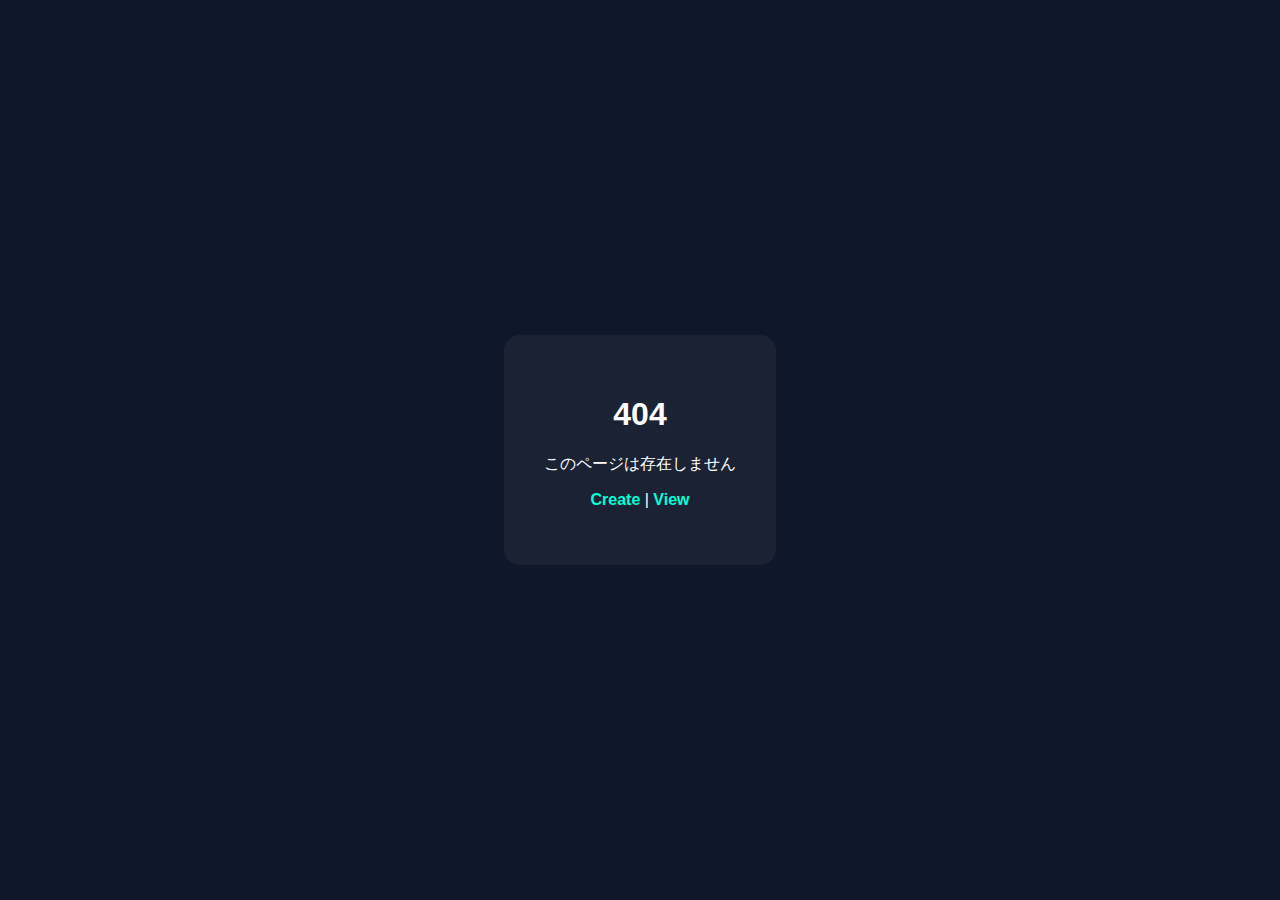
<file: index.html>
<!DOCTYPE html>
<html lang="ja">
<head>
<meta charset="UTF-8">
<title>404 Not Found</title>
<style>
body{margin:0;height:100vh;background:#0f172a;color:#fff;display:flex;align-items:center;justify-content:center;font-family:sans-serif}
.box{background:rgba(255,255,255,.05);padding:40px;border-radius:16px;text-align:center}
a{color:#00ffd5;text-decoration:none;font-weight:bold}
</style>
</head>
<body>
<div class="box">
<h1>404</h1>
<p>このページは存在しません</p>
<p><a href="/maker/">Create</a> | <a href="/countdown/">View</a></p>
</div>
</body>
</html>
</file>
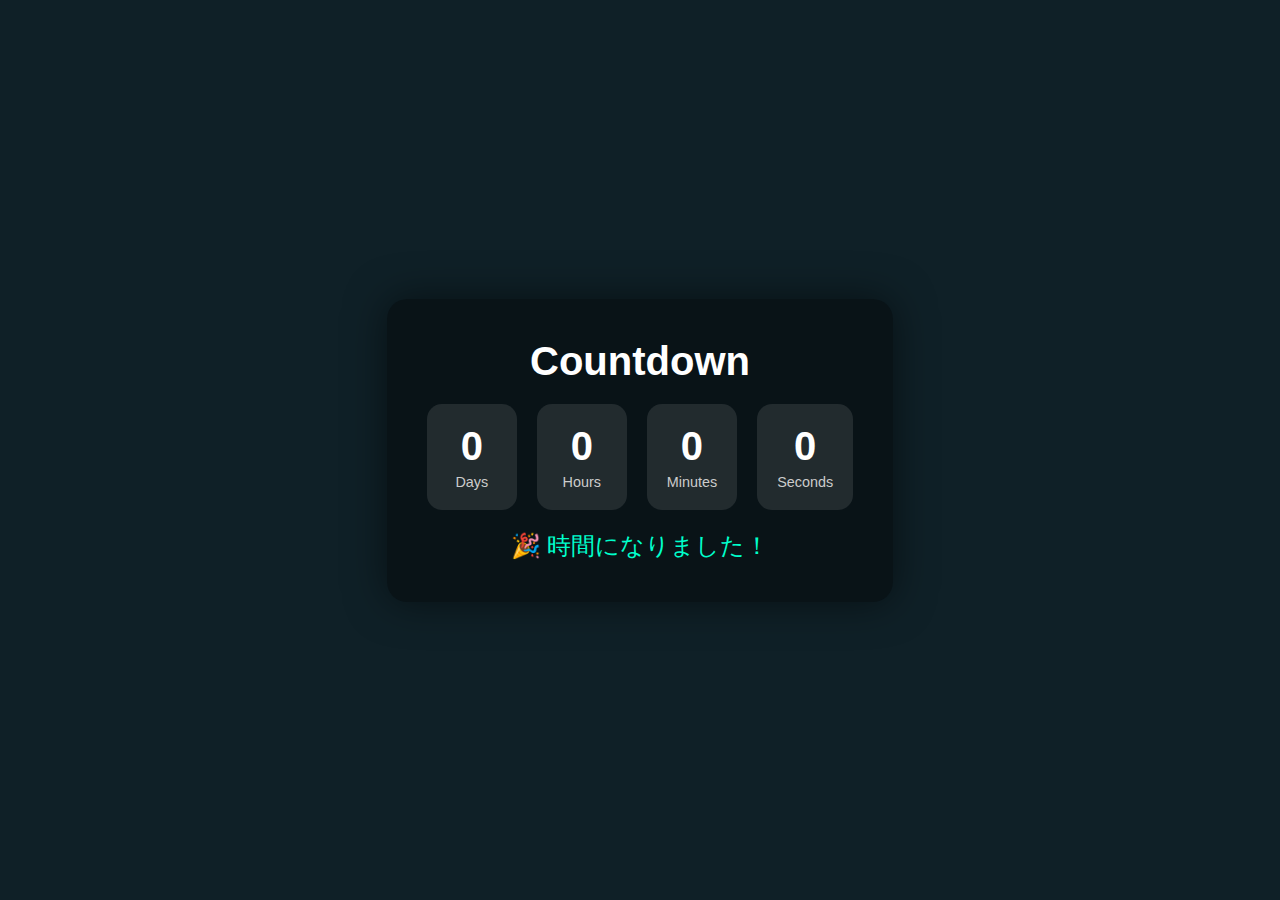
<file: countdown/index.html>
<!DOCTYPE html>
<html lang="ja">
<head>
<meta charset="UTF-8">
<title>Countdown</title>
<link rel="stylesheet" href="style.css">
</head>
<body>
<div class="container">
<h1 id="title"></h1>
<p id="desc"></p>
<div class="timer">
<div><span id="days">0</span><p>Days</p></div>
<div><span id="hours">0</span><p>Hours</p></div>
<div><span id="minutes">0</span><p>Minutes</p></div>
<div><span id="seconds">0</span><p>Seconds</p></div>
</div>
<p id="done" class="hidden"></p>
</div>
<script src="script.js"></script>
</body>
</html>
</file>
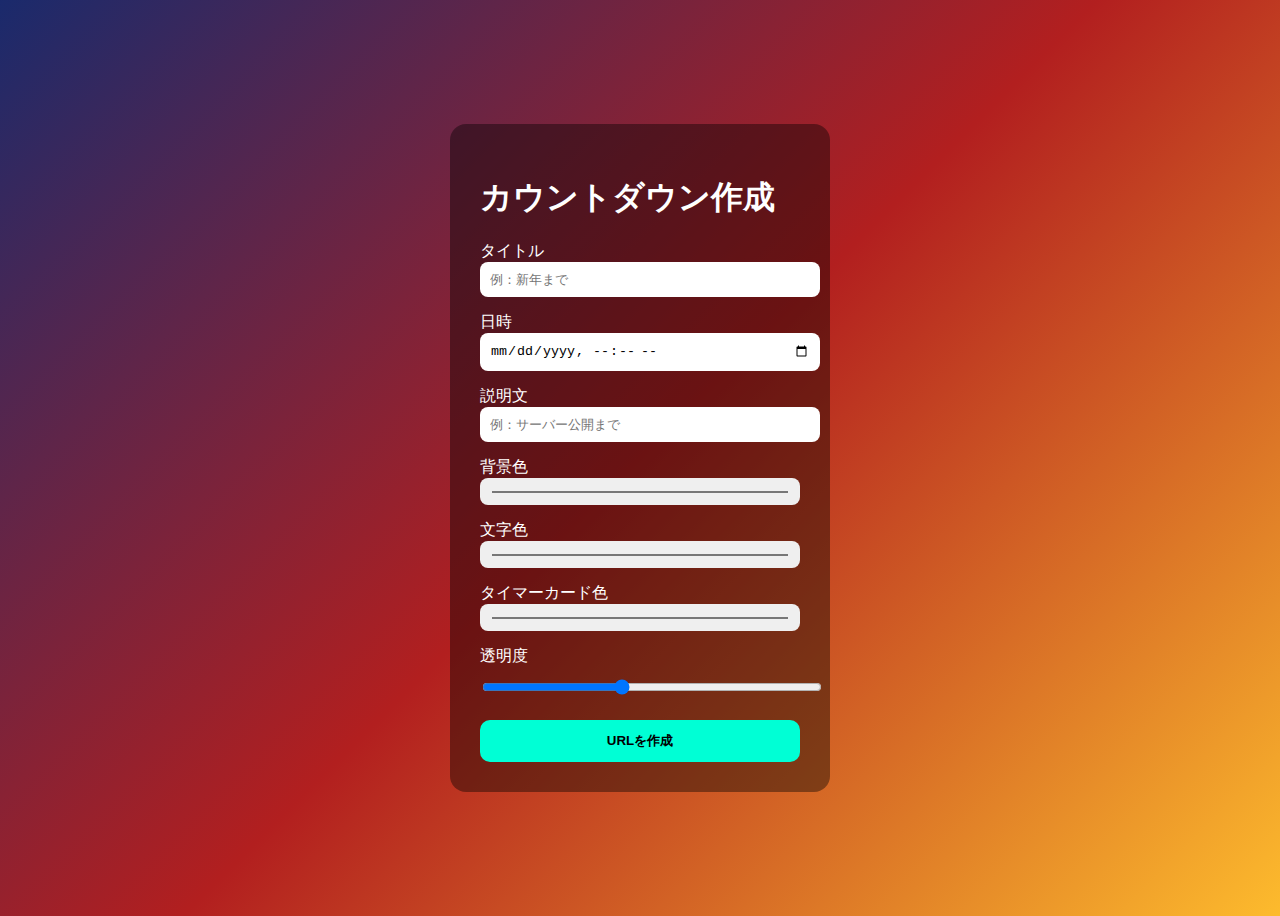
<file: maker/index.html>
<!DOCTYPE html>
<html lang="ja">
<head>
  <meta charset="UTF-8">
  <title>Countdown Maker</title>
  <link rel="stylesheet" href="style.css">
</head>
<body>
  <div class="container">
    <h1>カウントダウン作成</h1>

    <label>タイトル</label>
    <input id="title" placeholder="例：新年まで">

    <label>日時</label>
    <input type="datetime-local" id="date">

    <label>説明文</label>
    <input id="desc" placeholder="例：サーバー公開まで">

    <label>背景色</label>
    <input type="color" id="bg" value="#0f2027">

    <label>文字色</label>
    <input type="color" id="text" value="#ffffff">

    <label>タイマーカード色</label>
    <input type="color" id="card" value="#000000">

    <label>透明度</label>
    <input type="range" id="alpha" min="0" max="100" value="40">


    <button id="create">URLを作成</button>

    <div id="result" class="hidden">
      <p>このURLを共有:</p>
      <input id="url" readonly>
      <button id="copy">コピー</button>
      <a id="open" target="_blank">開く</a>
    </div>
  </div>

  <script src="script.js"></script>
</body>
</html>
</file>
<file: countdown/style.css>
* {
  margin: 0;
  padding: 0;
  box-sizing: border-box;
  font-family: "Segoe UI", sans-serif;
}

body {
  height: 100vh;
  background: linear-gradient(135deg, #0f2027, #203a43, #2c5364);
  color: white;
  display: flex;
  justify-content: center;
  align-items: center;
}

.container {
  text-align: center;
  background: rgba(0,0,0,0.4);
  padding: 40px;
  border-radius: 20px;
  box-shadow: 0 0 40px rgba(0,0,0,0.5);
}

h1 {
  margin-bottom: 20px;
  font-size: 2.5rem;
}

.timer {
  display: flex;
  gap: 20px;
  justify-content: center;
}

.timer div {
  background: rgba(255,255,255,0.1);
  padding: 20px;
  border-radius: 15px;
  min-width: 90px;
}

.timer span {
  font-size: 2.5rem;
  font-weight: bold;
}

.timer p {
  margin-top: 5px;
  font-size: 0.9rem;
  color: #ccc;
}

.hidden {
  display: none;
}

#done {
  margin-top: 20px;
  font-size: 1.5rem;
  color: #00ffcc;
}
</file>
<file: maker/style.css>
body {
  height: 100vh;
  background: linear-gradient(135deg, #1a2a6c, #b21f1f, #fdbb2d);
  display: flex;
  justify-content: center;
  align-items: center;
  font-family: sans-serif;
  color: white;
}

.container {
  background: rgba(0,0,0,0.4);
  padding: 30px;
  border-radius: 16px;
  width: 320px;
}

input {
  width: 100%;
  padding: 10px;
  border-radius: 8px;
  border: none;
  margin-bottom: 15px;
}

button {
  width: 100%;
  padding: 12px;
  border: none;
  border-radius: 10px;
  background: #00ffd5;
  font-weight: bold;
  cursor: pointer;
}

.hidden { display: none; }

#result input {
  margin-top: 10px;
}
</file>
